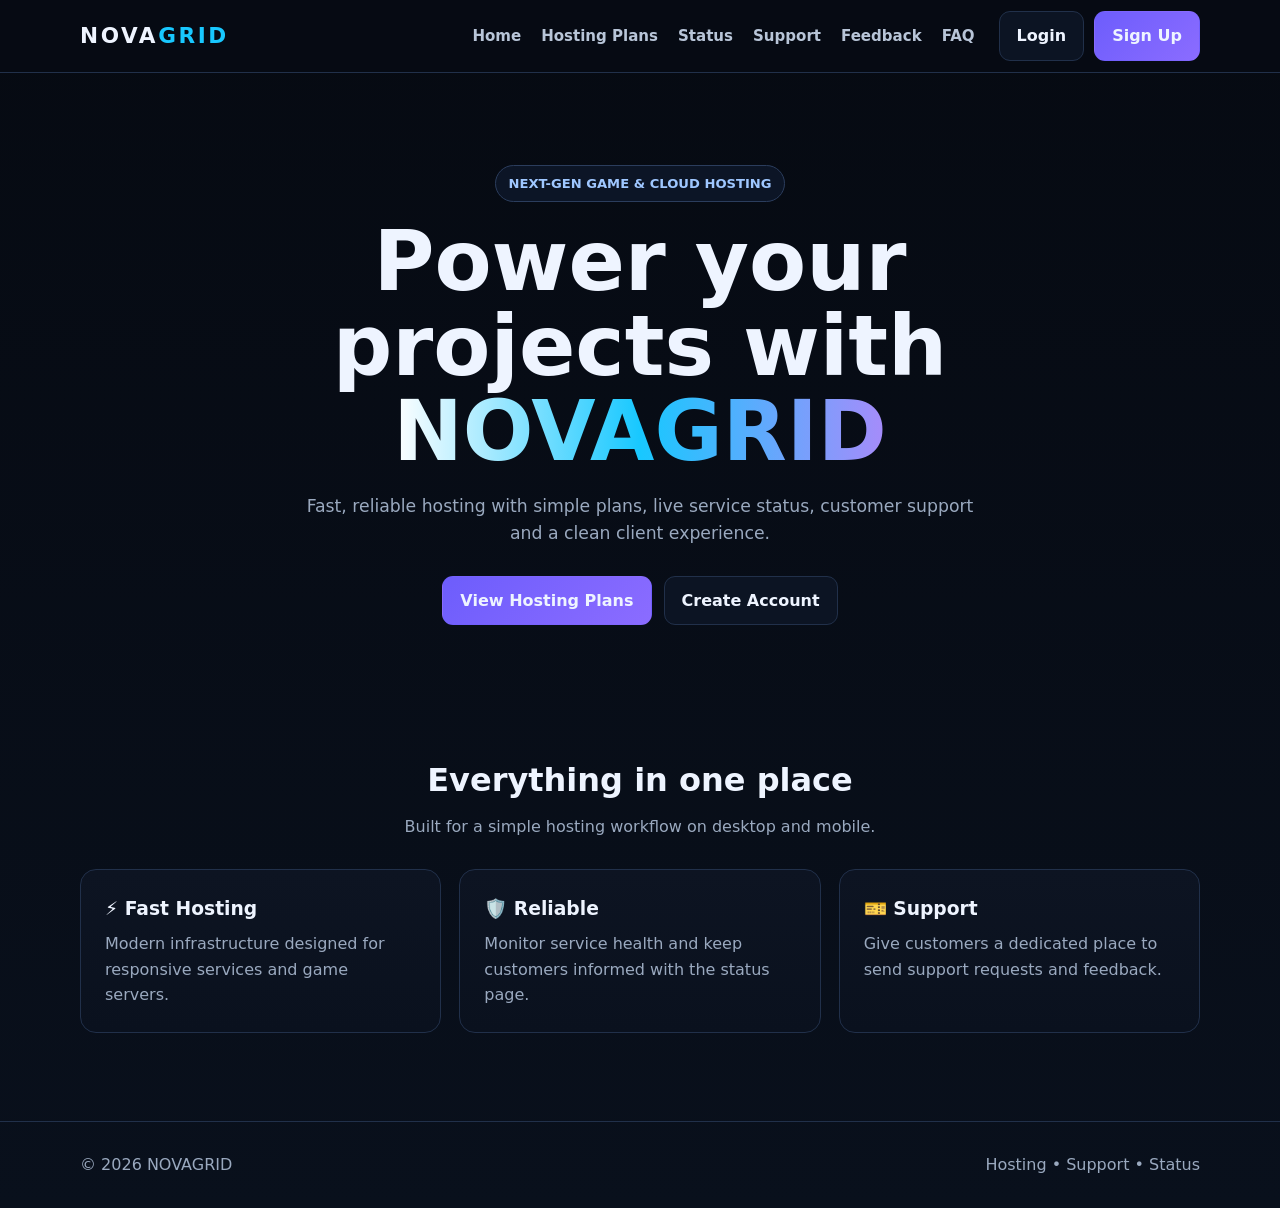
<file: index.html>
<!doctype html>
<html lang="en"><head><meta charset="utf-8"><meta name="viewport" content="width=device-width,initial-scale=1">
<title>NOVAGRID — Home</title><meta name="description" content="NOVAGRID hosting platform">
<link rel="stylesheet" href="assets/style.css"></head><body>
<header><div class="container header-inner">
<a class="logo" href="index.html">NOVA<span>GRID</span></a>
<button class="menu-toggle" id="menuToggle" aria-label="Open navigation menu" aria-expanded="false" aria-controls="siteMenu"><span></span><span></span><span></span></button>
<div class="nav-menu" id="siteMenu"><nav><a href="index.html">Home</a><a href="plans.html">Hosting Plans</a><a href="status.html">Status</a><a href="support.html">Support</a><a href="feedback.html">Feedback</a><a href="faq.html">FAQ</a></nav><div class="actions"><a class="btn ghost" href="login.html">Login</a><a class="btn primary" href="signup.html">Sign Up</a></div></div>
</div></header>
<main>
<section class="hero"><div class="container">
<span class="badge">NEXT-GEN GAME & CLOUD HOSTING</span>
<h1>Power your projects with <span class="gradient">NOVAGRID</span></h1>
<p class="lead">Fast, reliable hosting with simple plans, live service status, customer support and a clean client experience.</p>
<div class="hero-actions"><a class="btn primary" href="plans.html">View Hosting Plans</a><a class="btn ghost" href="signup.html">Create Account</a></div>
</div></section>
<section><div class="container"><div class="section-title"><h2>Everything in one place</h2><p>Built for a simple hosting workflow on desktop and mobile.</p></div>
<div class="grid grid-3"><div class="card"><h3>⚡ Fast Hosting</h3><p>Modern infrastructure designed for responsive services and game servers.</p></div><div class="card"><h3>🛡️ Reliable</h3><p>Monitor service health and keep customers informed with the status page.</p></div><div class="card"><h3>🎫 Support</h3><p>Give customers a dedicated place to send support requests and feedback.</p></div></div></div></section>
</main>
<footer><div class="container footer-inner"><span>© 2026 NOVAGRID</span><span>Hosting • Support • Status</span></div></footer>
<script>
const toggle=document.getElementById('menuToggle'),menu=document.getElementById('siteMenu');
toggle.addEventListener('click',()=>{const open=menu.classList.toggle('open');toggle.setAttribute('aria-expanded',open);toggle.setAttribute('aria-label',open?'Close navigation menu':'Open navigation menu');});
menu.querySelectorAll('a').forEach(a=>a.addEventListener('click',()=>{menu.classList.remove('open');toggle.setAttribute('aria-expanded','false');toggle.setAttribute('aria-label','Open navigation menu')}));
window.addEventListener('resize',()=>{if(window.innerWidth>900){menu.classList.remove('open');toggle.setAttribute('aria-expanded','false')}});
function demo(e,msg){e.preventDefault();alert(msg)}
</script></body></html>
</file>
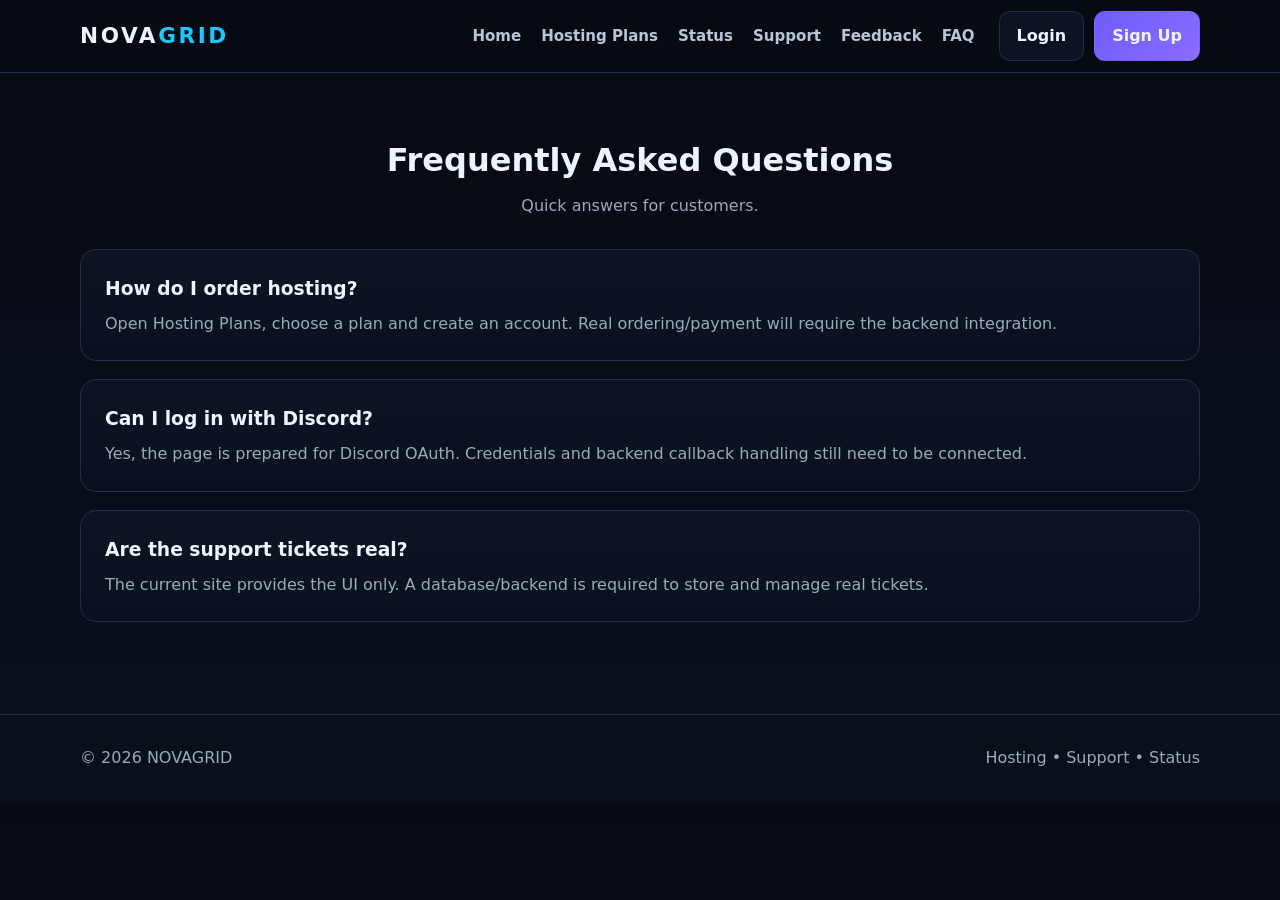
<file: faq.html>
<!doctype html>
<html lang="en"><head><meta charset="utf-8"><meta name="viewport" content="width=device-width,initial-scale=1">
<title>NOVAGRID — FAQ</title><meta name="description" content="NOVAGRID hosting platform">
<link rel="stylesheet" href="assets/style.css"></head><body>
<header><div class="container header-inner">
<a class="logo" href="index.html">NOVA<span>GRID</span></a>
<button class="menu-toggle" id="menuToggle" aria-label="Open navigation menu" aria-expanded="false" aria-controls="siteMenu"><span></span><span></span><span></span></button>
<div class="nav-menu" id="siteMenu"><nav><a href="index.html">Home</a><a href="plans.html">Hosting Plans</a><a href="status.html">Status</a><a href="support.html">Support</a><a href="feedback.html">Feedback</a><a href="faq.html">FAQ</a></nav><div class="actions"><a class="btn ghost" href="login.html">Login</a><a class="btn primary" href="signup.html">Sign Up</a></div></div>
</div></header>
<main class="page"><div class="container"><div class="section-title"><h2>Frequently Asked Questions</h2><p>Quick answers for customers.</p></div><div class="grid">
<div class="card"><h3>How do I order hosting?</h3><p>Open Hosting Plans, choose a plan and create an account. Real ordering/payment will require the backend integration.</p></div>
<div class="card"><h3>Can I log in with Discord?</h3><p>Yes, the page is prepared for Discord OAuth. Credentials and backend callback handling still need to be connected.</p></div>
<div class="card"><h3>Are the support tickets real?</h3><p>The current site provides the UI only. A database/backend is required to store and manage real tickets.</p></div>
</div></div></main>
<footer><div class="container footer-inner"><span>© 2026 NOVAGRID</span><span>Hosting • Support • Status</span></div></footer>
<script>
const toggle=document.getElementById('menuToggle'),menu=document.getElementById('siteMenu');
toggle.addEventListener('click',()=>{const open=menu.classList.toggle('open');toggle.setAttribute('aria-expanded',open);toggle.setAttribute('aria-label',open?'Close navigation menu':'Open navigation menu');});
menu.querySelectorAll('a').forEach(a=>a.addEventListener('click',()=>{menu.classList.remove('open');toggle.setAttribute('aria-expanded','false');toggle.setAttribute('aria-label','Open navigation menu')}));
window.addEventListener('resize',()=>{if(window.innerWidth>900){menu.classList.remove('open');toggle.setAttribute('aria-expanded','false')}});
function demo(e,msg){e.preventDefault();alert(msg)}
</script></body></html>
</file>
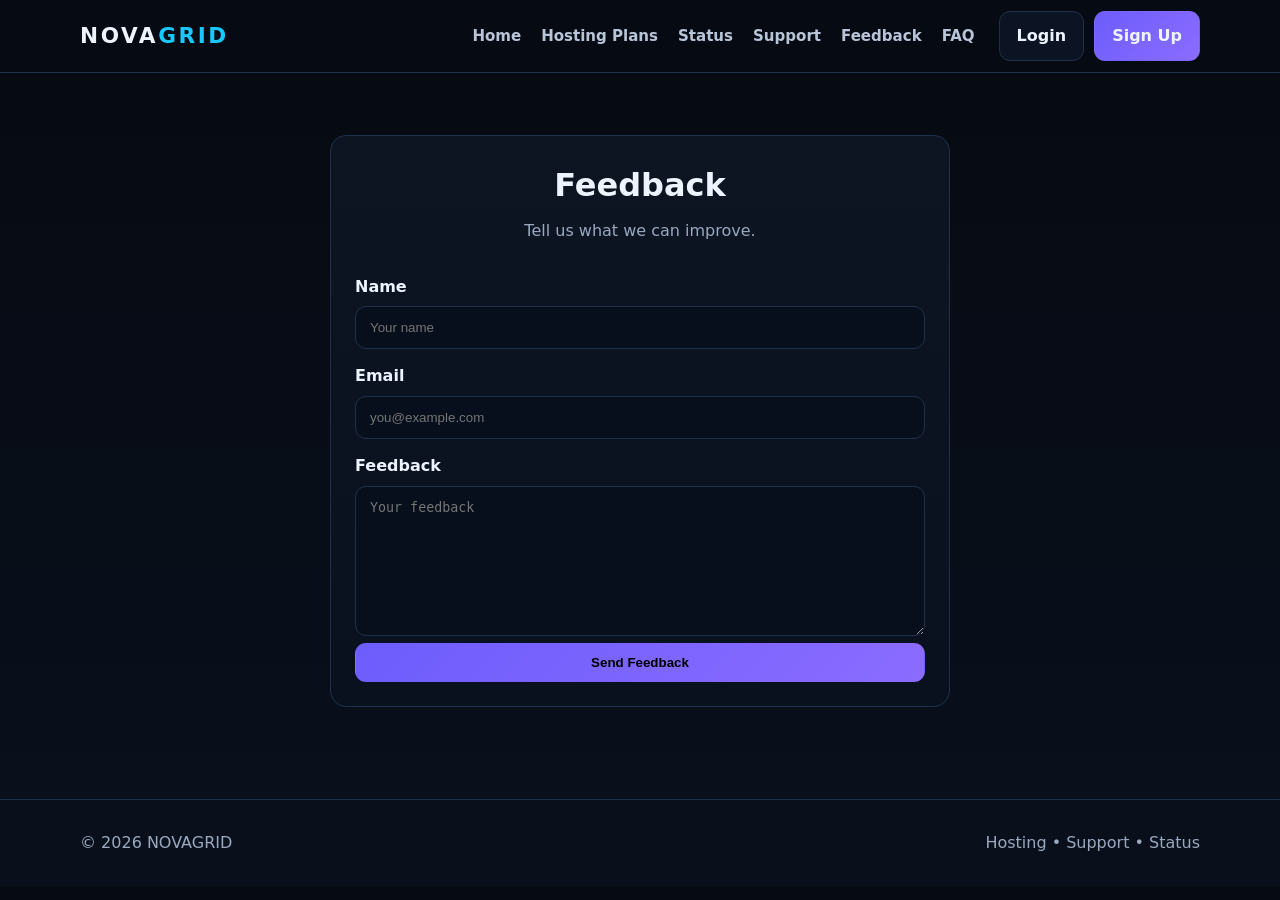
<file: feedback.html>
<!doctype html>
<html lang="en"><head><meta charset="utf-8"><meta name="viewport" content="width=device-width,initial-scale=1">
<title>NOVAGRID — Feedback</title><meta name="description" content="NOVAGRID hosting platform">
<link rel="stylesheet" href="assets/style.css"></head><body>
<header><div class="container header-inner">
<a class="logo" href="index.html">NOVA<span>GRID</span></a>
<button class="menu-toggle" id="menuToggle" aria-label="Open navigation menu" aria-expanded="false" aria-controls="siteMenu"><span></span><span></span><span></span></button>
<div class="nav-menu" id="siteMenu"><nav><a href="index.html">Home</a><a href="plans.html">Hosting Plans</a><a href="status.html">Status</a><a href="support.html">Support</a><a href="feedback.html">Feedback</a><a href="faq.html">FAQ</a></nav><div class="actions"><a class="btn ghost" href="login.html">Login</a><a class="btn primary" href="signup.html">Sign Up</a></div></div>
</div></header>
<main class="page"><div class="container"><div class="form-wrap card"><div class="section-title"><h2>Feedback</h2><p>Tell us what we can improve.</p></div>
<form onsubmit="demo(event,'Thanks! Feedback form is currently demo-only.');"><label>Name</label><input placeholder="Your name"><label>Email</label><input type="email" placeholder="you@example.com"><label>Feedback</label><textarea required placeholder="Your feedback"></textarea><button class="btn primary full" type="submit">Send Feedback</button></form></div></div></main>
<footer><div class="container footer-inner"><span>© 2026 NOVAGRID</span><span>Hosting • Support • Status</span></div></footer>
<script>
const toggle=document.getElementById('menuToggle'),menu=document.getElementById('siteMenu');
toggle.addEventListener('click',()=>{const open=menu.classList.toggle('open');toggle.setAttribute('aria-expanded',open);toggle.setAttribute('aria-label',open?'Close navigation menu':'Open navigation menu');});
menu.querySelectorAll('a').forEach(a=>a.addEventListener('click',()=>{menu.classList.remove('open');toggle.setAttribute('aria-expanded','false');toggle.setAttribute('aria-label','Open navigation menu')}));
window.addEventListener('resize',()=>{if(window.innerWidth>900){menu.classList.remove('open');toggle.setAttribute('aria-expanded','false')}});
function demo(e,msg){e.preventDefault();alert(msg)}
</script></body></html>
</file>
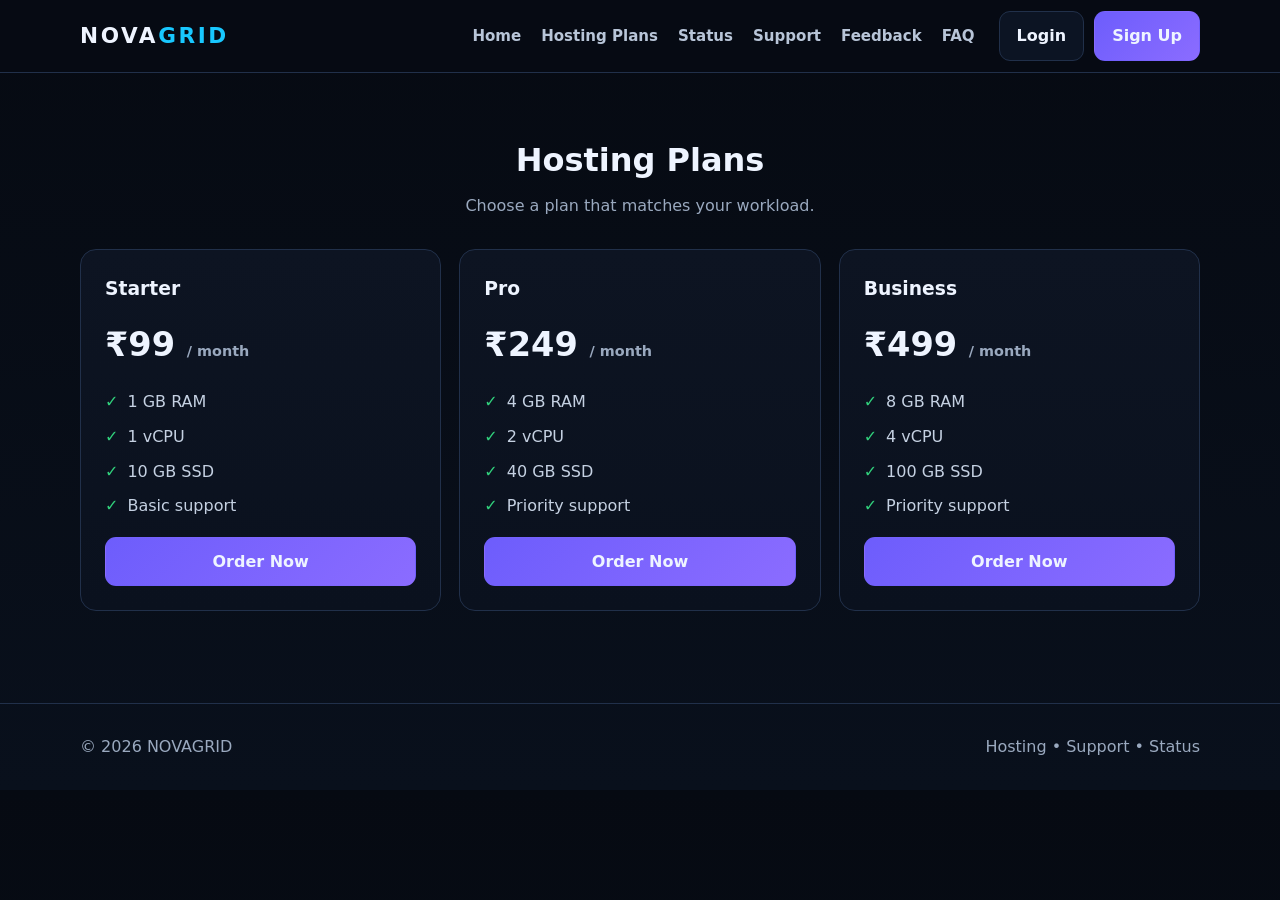
<file: plans.html>
<!doctype html>
<html lang="en"><head><meta charset="utf-8"><meta name="viewport" content="width=device-width,initial-scale=1">
<title>NOVAGRID — Hosting Plans</title><meta name="description" content="NOVAGRID hosting platform">
<link rel="stylesheet" href="assets/style.css"></head><body>
<header><div class="container header-inner">
<a class="logo" href="index.html">NOVA<span>GRID</span></a>
<button class="menu-toggle" id="menuToggle" aria-label="Open navigation menu" aria-expanded="false" aria-controls="siteMenu"><span></span><span></span><span></span></button>
<div class="nav-menu" id="siteMenu"><nav><a href="index.html">Home</a><a href="plans.html">Hosting Plans</a><a href="status.html">Status</a><a href="support.html">Support</a><a href="feedback.html">Feedback</a><a href="faq.html">FAQ</a></nav><div class="actions"><a class="btn ghost" href="login.html">Login</a><a class="btn primary" href="signup.html">Sign Up</a></div></div>
</div></header>
<main class="page"><div class="container"><div class="section-title"><h2>Hosting Plans</h2><p>Choose a plan that matches your workload.</p></div>
<div class="grid grid-3">
<div class="card"><h3>Starter</h3><div class="price">₹99 <small>/ month</small></div><ul class="features"><li>1 GB RAM</li><li>1 vCPU</li><li>10 GB SSD</li><li>Basic support</li></ul><a class="btn primary full" href="signup.html">Order Now</a></div>
<div class="card"><h3>Pro</h3><div class="price">₹249 <small>/ month</small></div><ul class="features"><li>4 GB RAM</li><li>2 vCPU</li><li>40 GB SSD</li><li>Priority support</li></ul><a class="btn primary full" href="signup.html">Order Now</a></div>
<div class="card"><h3>Business</h3><div class="price">₹499 <small>/ month</small></div><ul class="features"><li>8 GB RAM</li><li>4 vCPU</li><li>100 GB SSD</li><li>Priority support</li></ul><a class="btn primary full" href="signup.html">Order Now</a></div>
</div></div></main>
<footer><div class="container footer-inner"><span>© 2026 NOVAGRID</span><span>Hosting • Support • Status</span></div></footer>
<script>
const toggle=document.getElementById('menuToggle'),menu=document.getElementById('siteMenu');
toggle.addEventListener('click',()=>{const open=menu.classList.toggle('open');toggle.setAttribute('aria-expanded',open);toggle.setAttribute('aria-label',open?'Close navigation menu':'Open navigation menu');});
menu.querySelectorAll('a').forEach(a=>a.addEventListener('click',()=>{menu.classList.remove('open');toggle.setAttribute('aria-expanded','false');toggle.setAttribute('aria-label','Open navigation menu')}));
window.addEventListener('resize',()=>{if(window.innerWidth>900){menu.classList.remove('open');toggle.setAttribute('aria-expanded','false')}});
function demo(e,msg){e.preventDefault();alert(msg)}
</script></body></html>
</file>
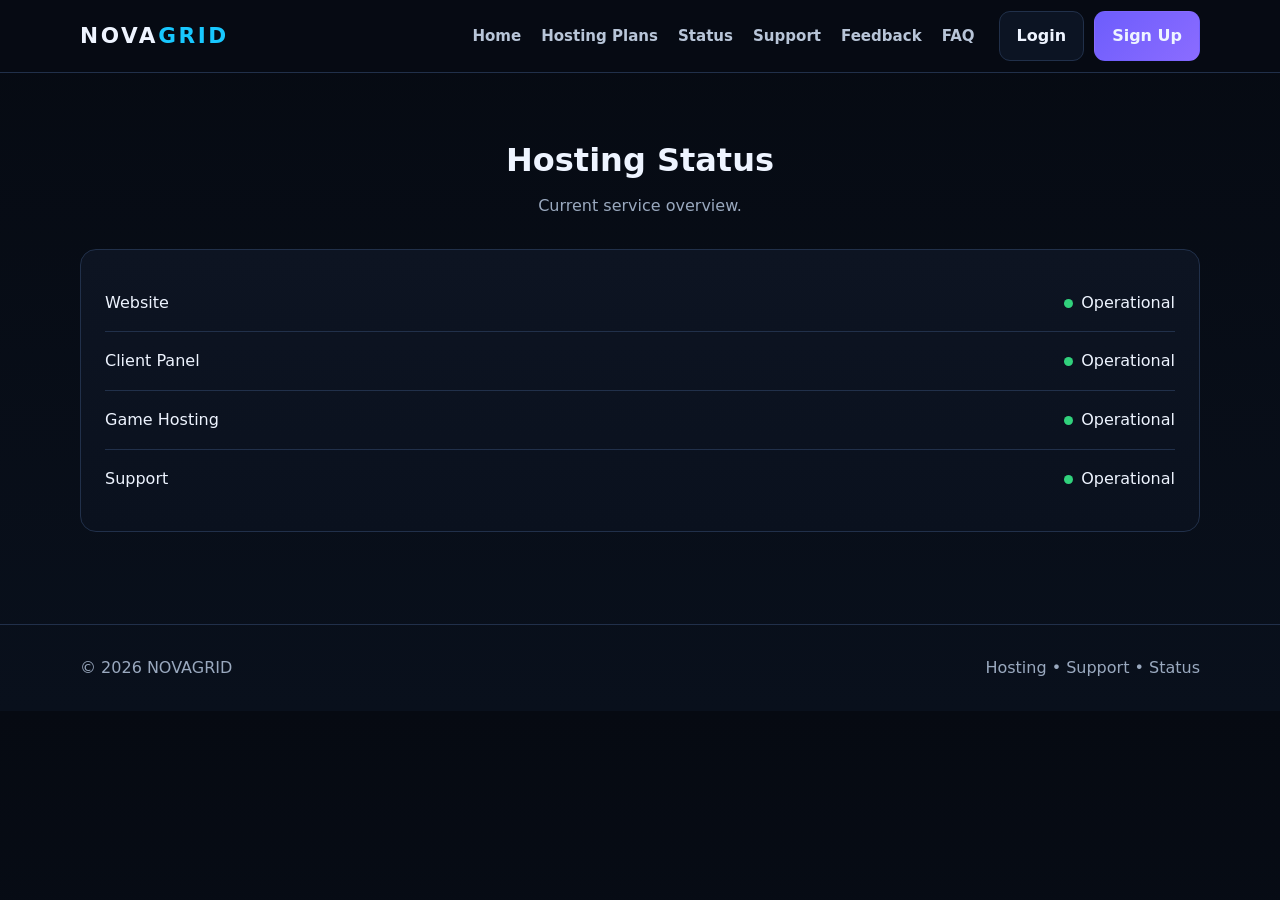
<file: status.html>
<!doctype html>
<html lang="en"><head><meta charset="utf-8"><meta name="viewport" content="width=device-width,initial-scale=1">
<title>NOVAGRID — Hosting Status</title><meta name="description" content="NOVAGRID hosting platform">
<link rel="stylesheet" href="assets/style.css"></head><body>
<header><div class="container header-inner">
<a class="logo" href="index.html">NOVA<span>GRID</span></a>
<button class="menu-toggle" id="menuToggle" aria-label="Open navigation menu" aria-expanded="false" aria-controls="siteMenu"><span></span><span></span><span></span></button>
<div class="nav-menu" id="siteMenu"><nav><a href="index.html">Home</a><a href="plans.html">Hosting Plans</a><a href="status.html">Status</a><a href="support.html">Support</a><a href="feedback.html">Feedback</a><a href="faq.html">FAQ</a></nav><div class="actions"><a class="btn ghost" href="login.html">Login</a><a class="btn primary" href="signup.html">Sign Up</a></div></div>
</div></header>
<main class="page"><div class="container"><div class="section-title"><h2>Hosting Status</h2><p>Current service overview.</p></div><div class="card">
<div class="status-row"><span>Website</span><span><i class="dot"></i>Operational</span></div>
<div class="status-row"><span>Client Panel</span><span><i class="dot"></i>Operational</span></div>
<div class="status-row"><span>Game Hosting</span><span><i class="dot"></i>Operational</span></div>
<div class="status-row"><span>Support</span><span><i class="dot"></i>Operational</span></div>
</div></div></main>
<footer><div class="container footer-inner"><span>© 2026 NOVAGRID</span><span>Hosting • Support • Status</span></div></footer>
<script>
const toggle=document.getElementById('menuToggle'),menu=document.getElementById('siteMenu');
toggle.addEventListener('click',()=>{const open=menu.classList.toggle('open');toggle.setAttribute('aria-expanded',open);toggle.setAttribute('aria-label',open?'Close navigation menu':'Open navigation menu');});
menu.querySelectorAll('a').forEach(a=>a.addEventListener('click',()=>{menu.classList.remove('open');toggle.setAttribute('aria-expanded','false');toggle.setAttribute('aria-label','Open navigation menu')}));
window.addEventListener('resize',()=>{if(window.innerWidth>900){menu.classList.remove('open');toggle.setAttribute('aria-expanded','false')}});
function demo(e,msg){e.preventDefault();alert(msg)}
</script></body></html>
</file>
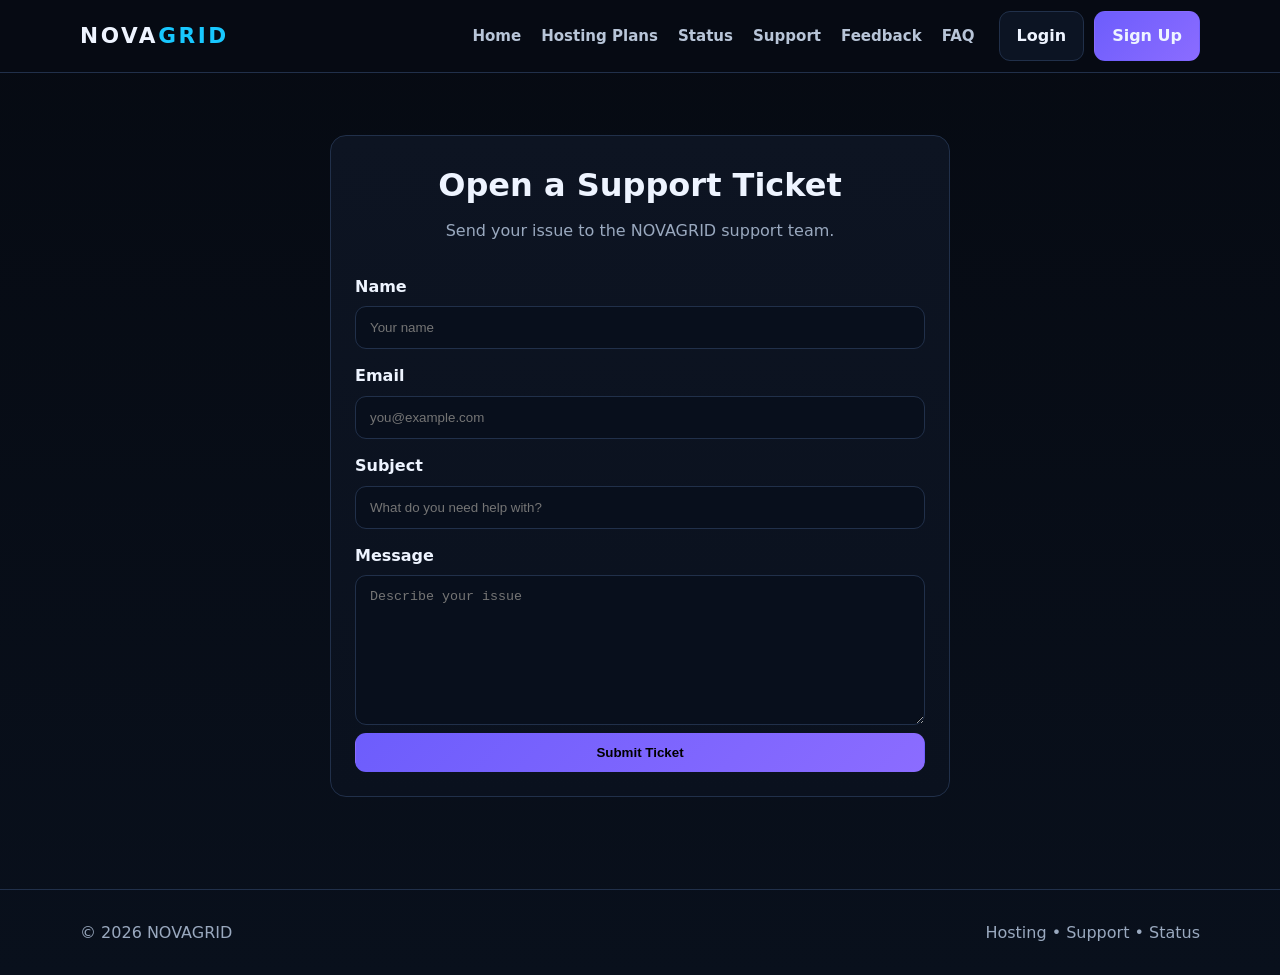
<file: support.html>
<!doctype html>
<html lang="en"><head><meta charset="utf-8"><meta name="viewport" content="width=device-width,initial-scale=1">
<title>NOVAGRID — Support</title><meta name="description" content="NOVAGRID hosting platform">
<link rel="stylesheet" href="assets/style.css"></head><body>
<header><div class="container header-inner">
<a class="logo" href="index.html">NOVA<span>GRID</span></a>
<button class="menu-toggle" id="menuToggle" aria-label="Open navigation menu" aria-expanded="false" aria-controls="siteMenu"><span></span><span></span><span></span></button>
<div class="nav-menu" id="siteMenu"><nav><a href="index.html">Home</a><a href="plans.html">Hosting Plans</a><a href="status.html">Status</a><a href="support.html">Support</a><a href="feedback.html">Feedback</a><a href="faq.html">FAQ</a></nav><div class="actions"><a class="btn ghost" href="login.html">Login</a><a class="btn primary" href="signup.html">Sign Up</a></div></div>
</div></header>
<main class="page"><div class="container"><div class="form-wrap card"><div class="section-title"><h2>Open a Support Ticket</h2><p>Send your issue to the NOVAGRID support team.</p></div>
<form onsubmit="demo(event,'Ticket form submitted in demo mode. Connect a database/backend to store real tickets.');"><label>Name</label><input required placeholder="Your name"><label>Email</label><input type="email" required placeholder="you@example.com"><label>Subject</label><input required placeholder="What do you need help with?"><label>Message</label><textarea required placeholder="Describe your issue"></textarea><button class="btn primary full" type="submit">Submit Ticket</button></form></div></div></main>
<footer><div class="container footer-inner"><span>© 2026 NOVAGRID</span><span>Hosting • Support • Status</span></div></footer>
<script>
const toggle=document.getElementById('menuToggle'),menu=document.getElementById('siteMenu');
toggle.addEventListener('click',()=>{const open=menu.classList.toggle('open');toggle.setAttribute('aria-expanded',open);toggle.setAttribute('aria-label',open?'Close navigation menu':'Open navigation menu');});
menu.querySelectorAll('a').forEach(a=>a.addEventListener('click',()=>{menu.classList.remove('open');toggle.setAttribute('aria-expanded','false');toggle.setAttribute('aria-label','Open navigation menu')}));
window.addEventListener('resize',()=>{if(window.innerWidth>900){menu.classList.remove('open');toggle.setAttribute('aria-expanded','false')}});
function demo(e,msg){e.preventDefault();alert(msg)}
</script></body></html>
</file>
<file: assets/style.css>
:root{
  --bg:#070b14; --panel:#0d1422; --panel2:#111b2d; --text:#eef4ff;
  --muted:#9aa9bf; --line:#21304a; --accent:#6d5dfc; --accent2:#18c8ff;
  --success:#31d17c; --danger:#ff647c; --radius:16px;
}
*{box-sizing:border-box;margin:0;padding:0}
html{scroll-behavior:smooth}
body{font-family:Inter,system-ui,-apple-system,BlinkMacSystemFont,"Segoe UI",sans-serif;background:linear-gradient(180deg,#060a12 0%,#09101c 100%);color:var(--text);line-height:1.6}
a{color:inherit;text-decoration:none}
.container{width:min(1120px,calc(100% - 32px));margin:auto}
header{position:sticky;top:0;z-index:50;background:rgba(7,11,20,.92);backdrop-filter:blur(14px);border-bottom:1px solid var(--line)}
.header-inner{min-height:72px;display:flex;align-items:center;justify-content:space-between;gap:20px}
.logo{font-size:1.35rem;font-weight:900;letter-spacing:.12em}
.logo span{color:var(--accent2)}
.nav-menu{display:flex;align-items:center;gap:24px}
.nav-menu nav{display:flex;gap:20px}
.nav-menu nav a{color:#b8c5d8;font-weight:650;font-size:.94rem}
.nav-menu nav a:hover,.nav-menu nav a.active{color:#fff}
.actions{display:flex;gap:10px}
.btn{display:inline-flex;align-items:center;justify-content:center;border-radius:11px;padding:11px 17px;border:1px solid var(--line);font-weight:800;cursor:pointer;transition:.2s}
.btn:hover{transform:translateY(-1px)}
.btn.primary{background:linear-gradient(135deg,var(--accent),#8b6cff);border-color:transparent}
.btn.ghost{background:#0c1423}
.btn.full{width:100%}
.menu-toggle{display:none;width:44px;height:44px;border:1px solid var(--line);border-radius:11px;background:#0c1423;cursor:pointer}
.menu-toggle span{display:block;width:20px;height:2px;background:#fff;margin:4px auto;border-radius:2px}
.hero{padding:92px 0 72px;text-align:center}
.badge{display:inline-block;padding:7px 12px;border:1px solid #2b3d5d;border-radius:999px;background:#0c1526;color:#9fc7ff;font-size:.82rem;font-weight:800}
h1{font-size:clamp(2.4rem,7vw,5.2rem);line-height:1.02;margin:18px auto;max-width:900px}
.gradient{background:linear-gradient(90deg,#fff,var(--accent2),#a78bfa);-webkit-background-clip:text;background-clip:text;color:transparent}
.lead{max-width:700px;margin:0 auto;color:var(--muted);font-size:1.08rem}
.hero-actions{display:flex;justify-content:center;gap:12px;margin-top:28px;flex-wrap:wrap}
section{padding:58px 0}
.section-title{text-align:center;margin-bottom:30px}
.section-title h2{font-size:2rem}
.section-title p{color:var(--muted);margin-top:7px}
.grid{display:grid;gap:18px}
.grid-3{grid-template-columns:repeat(3,1fr)}
.card{background:linear-gradient(180deg,var(--panel),#0a111e);border:1px solid var(--line);border-radius:var(--radius);padding:24px}
.card h3{margin-bottom:7px}
.card p{color:var(--muted)}
.price{font-size:2.1rem;font-weight:900;margin:14px 0}
.price small{font-size:.9rem;color:var(--muted);font-weight:600}
ul.features{list-style:none;margin:18px 0;display:grid;gap:9px;color:#c5d1e2}
ul.features li::before{content:"✓";color:var(--success);margin-right:9px;font-weight:900}
.status-row{display:flex;align-items:center;justify-content:space-between;padding:16px 0;border-bottom:1px solid var(--line)}
.status-row:last-child{border-bottom:0}
.dot{display:inline-block;width:9px;height:9px;border-radius:50%;background:var(--success);margin-right:8px}
.form-wrap{max-width:620px;margin:auto}
label{display:block;font-weight:750;margin:14px 0 7px}
input,textarea,select{width:100%;padding:13px 14px;background:#080f1c;border:1px solid var(--line);border-radius:11px;color:#fff;outline:none}
textarea{min-height:150px;resize:vertical}
input:focus,textarea:focus,select:focus{border-color:#6172ff}
.notice{margin-top:15px;padding:13px 15px;border:1px solid #29405f;border-radius:11px;background:#0b1627;color:#a9bad1}
footer{border-top:1px solid var(--line);padding:30px 0;color:var(--muted);margin-top:30px}
.footer-inner{display:flex;justify-content:space-between;gap:20px;flex-wrap:wrap}
.page{padding:62px 0}
.center{text-align:center}
@media(max-width:900px){
  .menu-toggle{display:block}
  .nav-menu{display:none;position:absolute;left:16px;right:16px;top:72px;background:#0b1220;border:1px solid var(--line);border-radius:14px;padding:16px;box-shadow:0 20px 45px rgba(0,0,0,.35)}
  .nav-menu.open{display:block}
  .nav-menu nav{display:flex;flex-direction:column;gap:4px}
  .nav-menu nav a{padding:11px 10px;border-radius:9px}
  .nav-menu nav a:hover{background:#111d31}
  .actions{margin-top:10px;display:grid;grid-template-columns:1fr 1fr}
  .grid-3{grid-template-columns:1fr}
}
@media(max-width:600px){
  .container{width:min(100% - 22px,1120px)}
  .hero{padding:68px 0 50px}
  section{padding:42px 0}
  .card{padding:19px}
  .actions{grid-template-columns:1fr}
  .hero-actions{flex-direction:column}
  .hero-actions .btn{width:100%}
  h1{font-size:clamp(2.3rem,14vw,4rem)}
}
</file>
